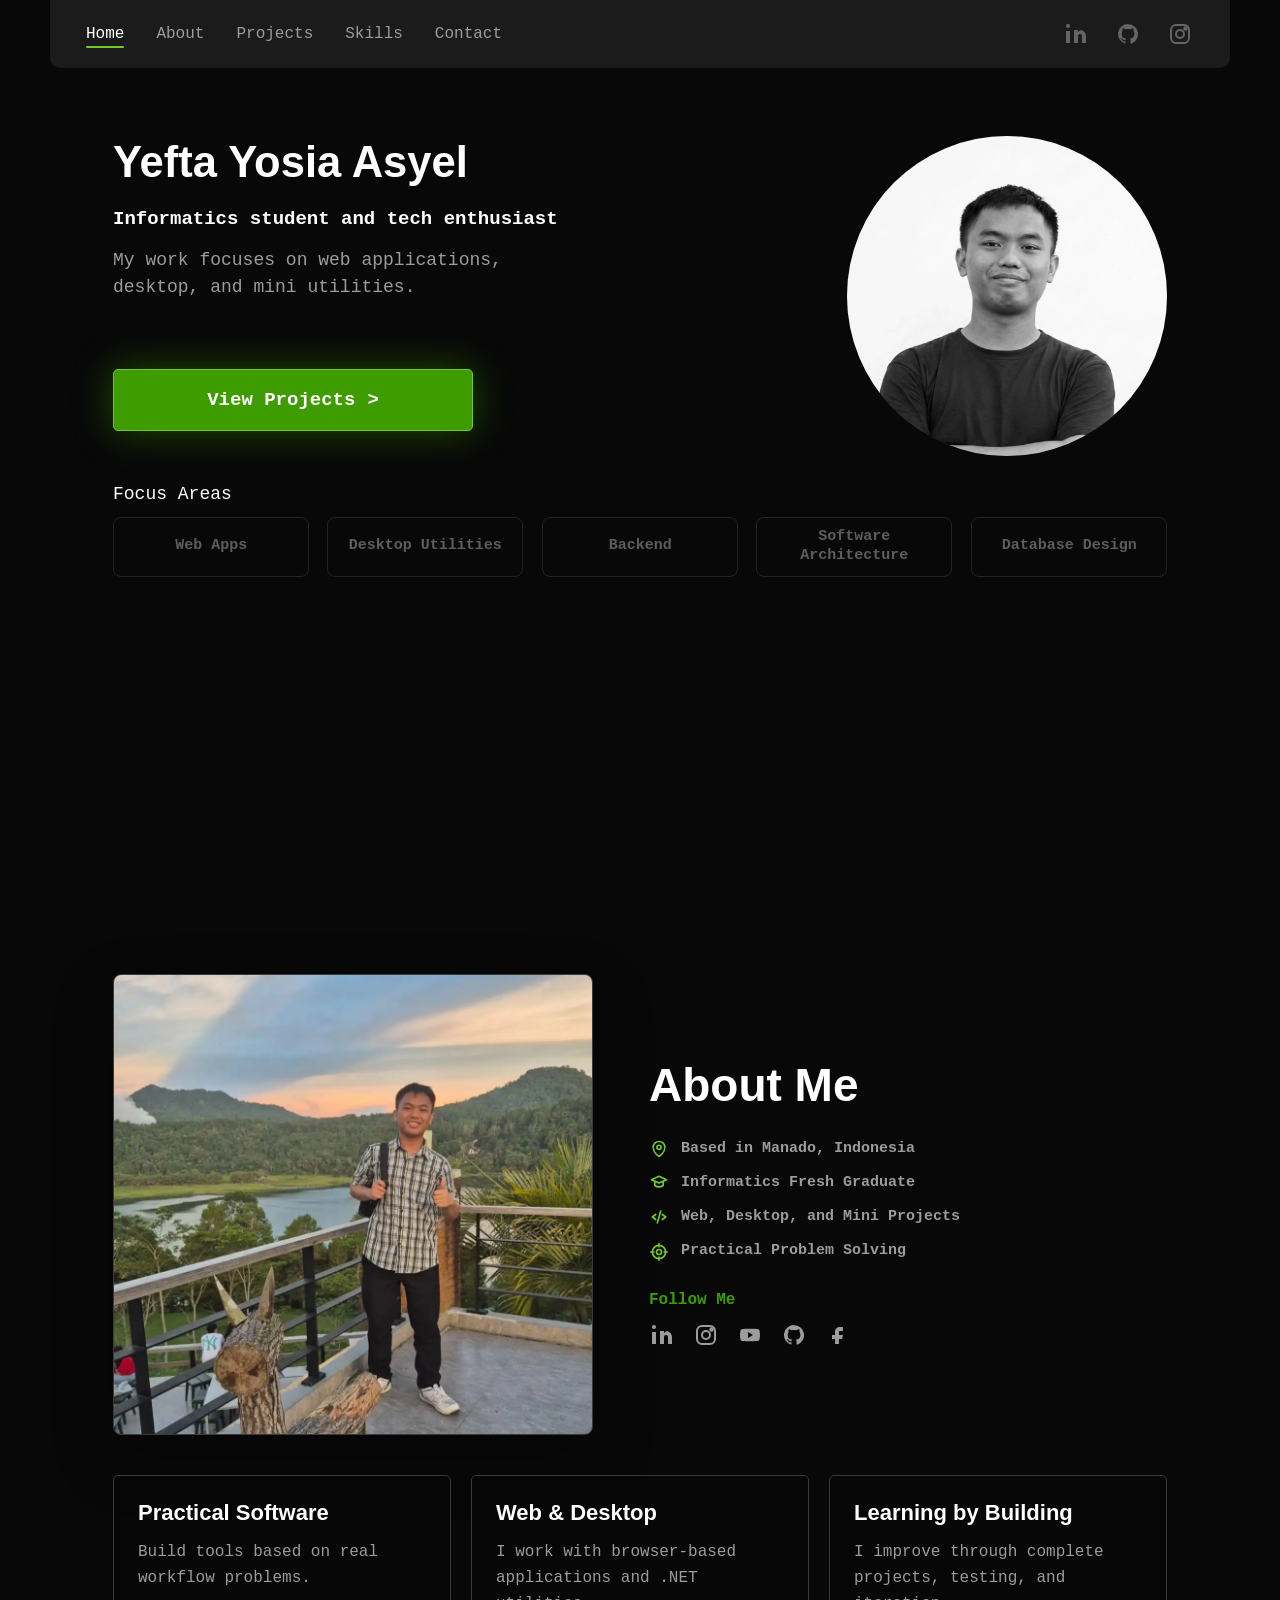
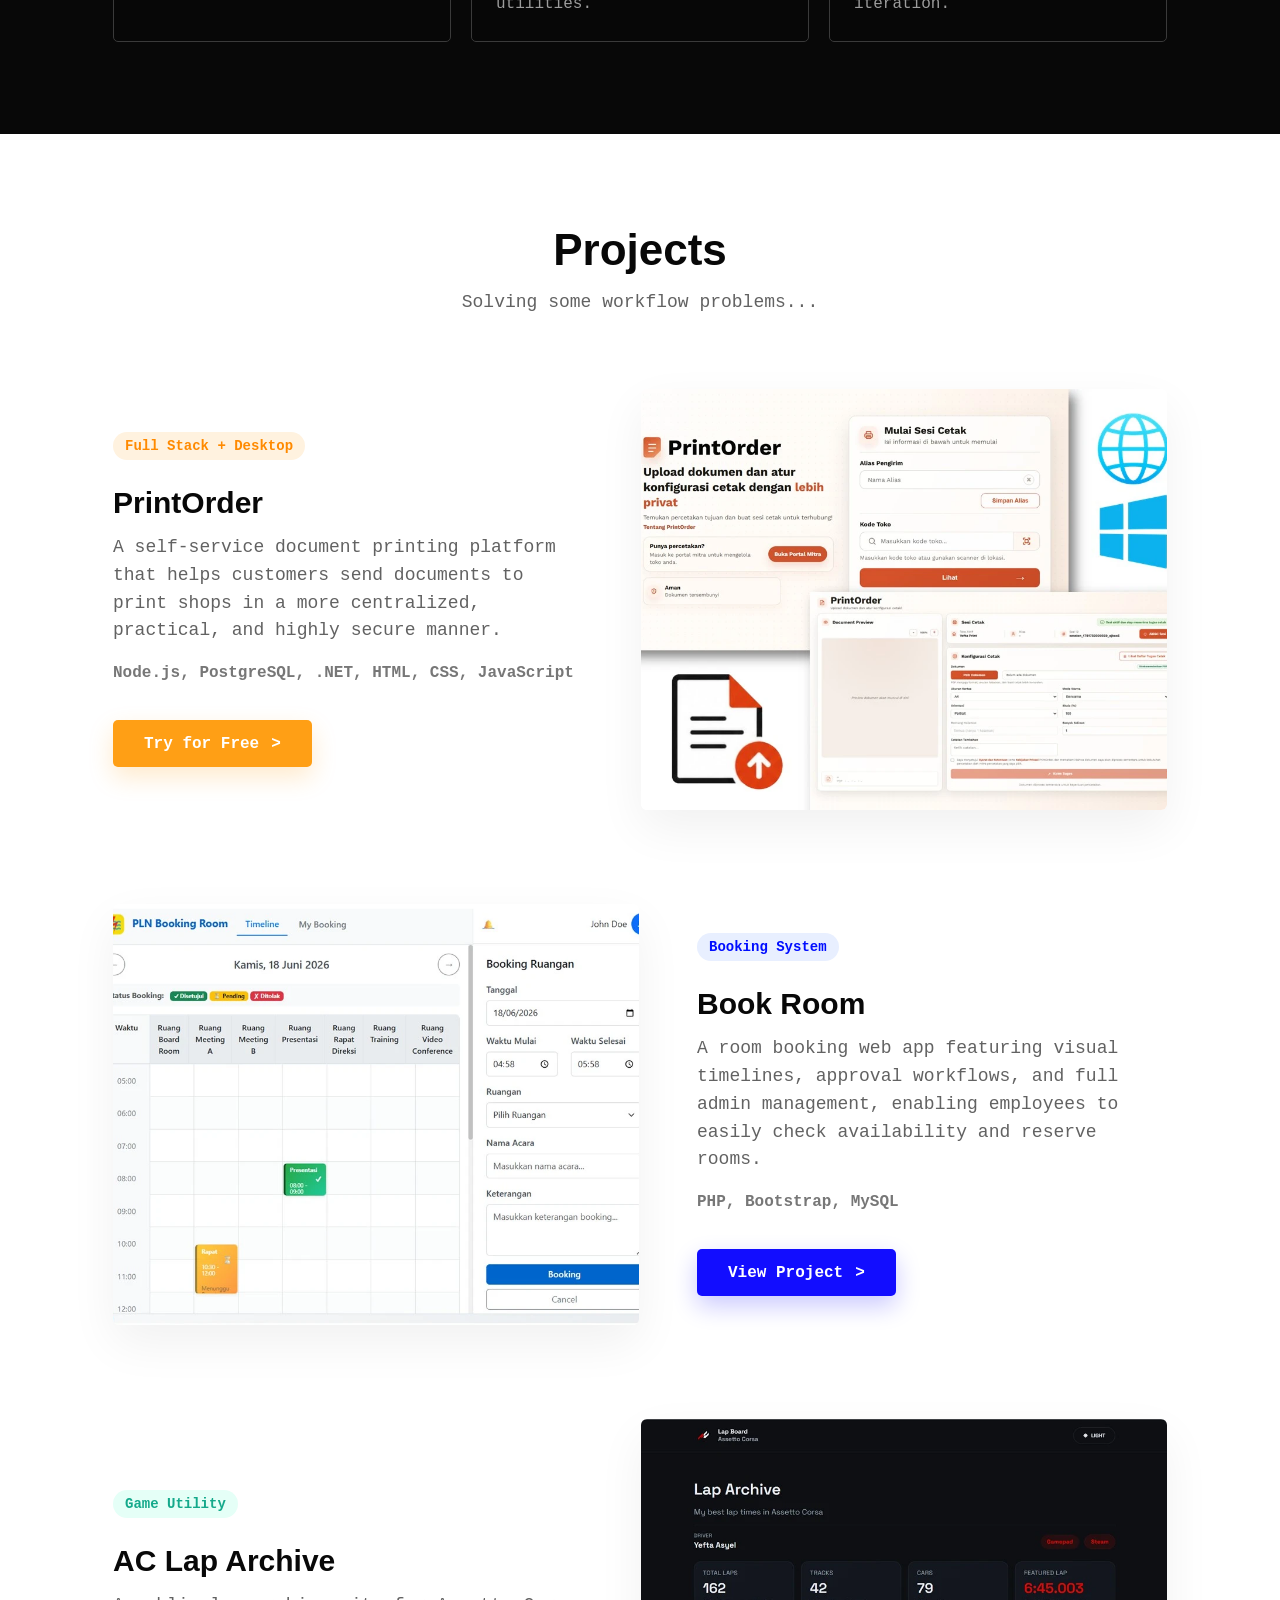
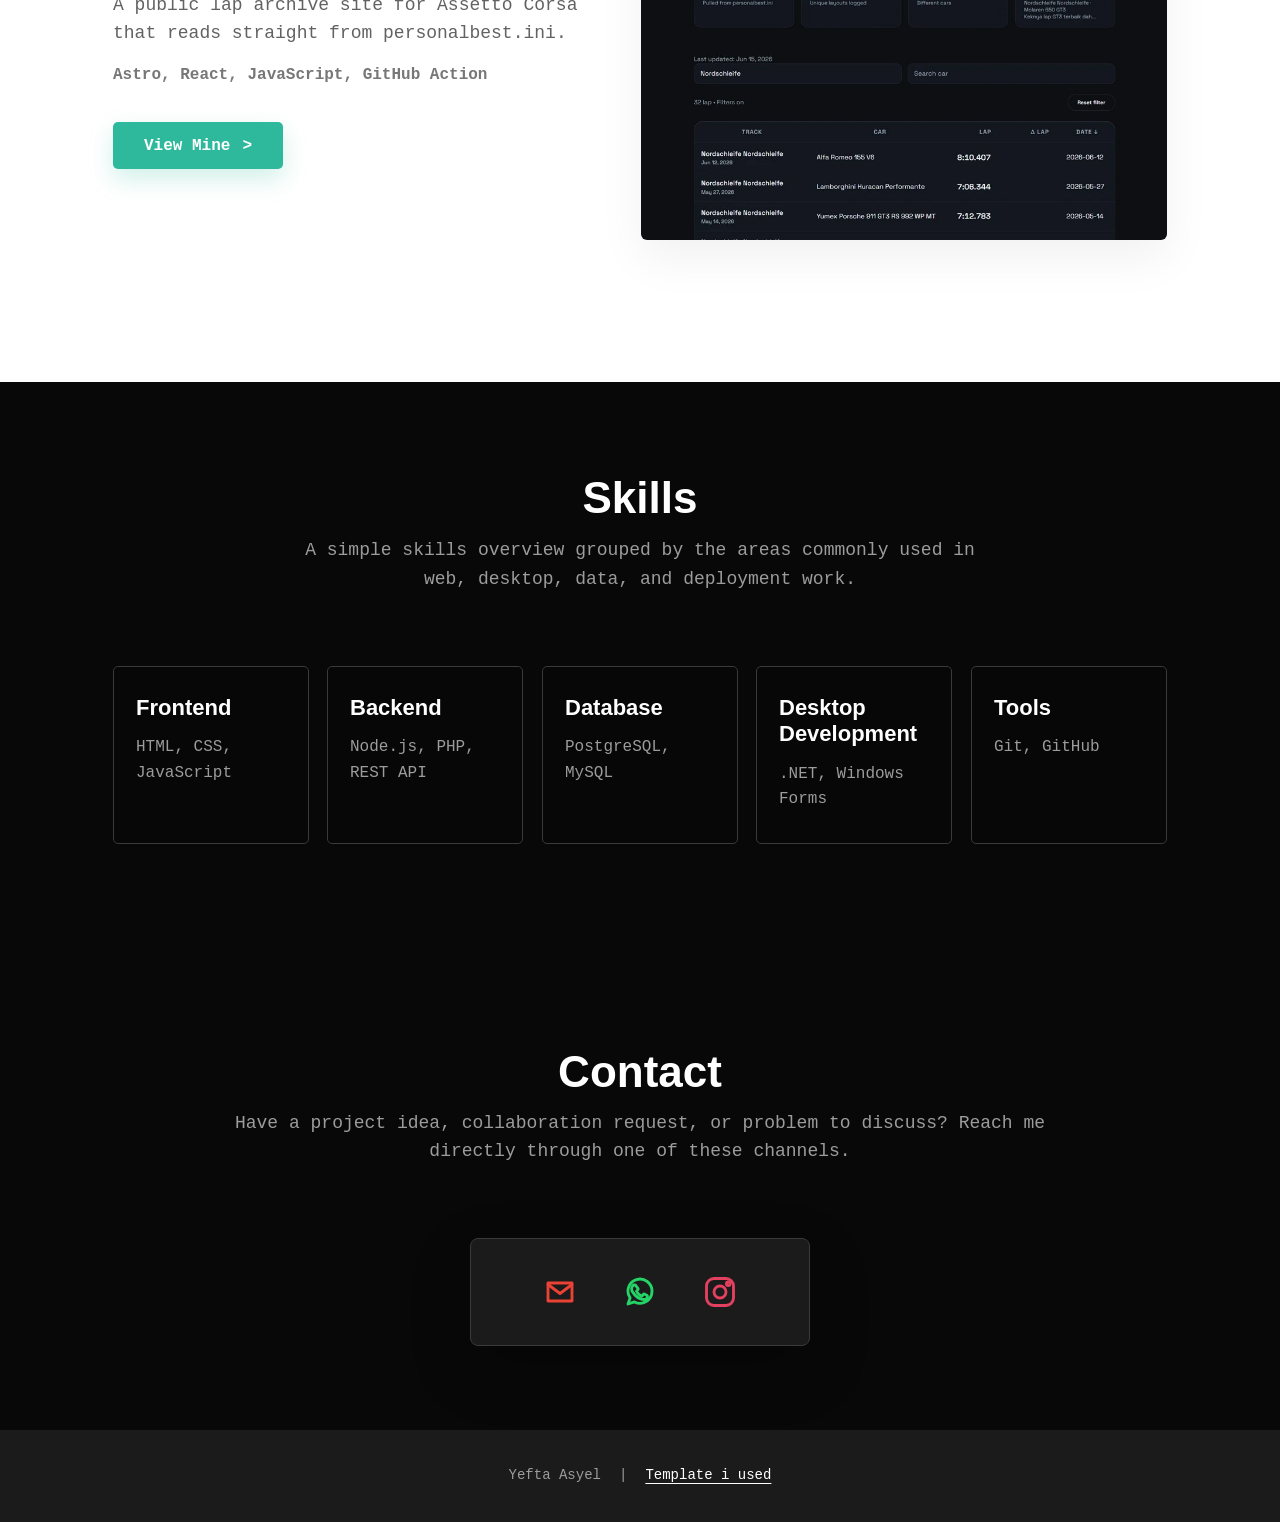
<file: index.html>
<!doctype html>
<html lang="en">
  <head>
    <meta charset="UTF-8" />
    <meta name="viewport" content="width=device-width, initial-scale=1.0" />
    <!-- Primary Meta Tags -->
    <title>Yefta Asyel</title>
    <meta name="title" content="Yefta Asyel" />
    <meta
      name="description"
      content="An Informatics fresh graduate based in Manado, Indonesia, focused on web applications, desktop utilities, backend systems, and mini projects."
    />
    <meta name="author" content="Yefta Yosia Asyel" />
    <meta name="robots" content="index, follow" />
    <link rel="canonical" href="https://yeftakun.github.io/porto-yefta/" />

    <!-- Open Graph / Facebook / LinkedIn / WhatsApp -->
    <meta property="og:type" content="website" />
    <meta property="og:url" content="https://yeftakun.github.io/porto-yefta/" />
    <meta property="og:title" content="Yefta Asyel" />
    <meta
      property="og:description"
      content="Informatics fresh graduate focused on practical web applications, desktop utilities, backend systems, and mini projects."
    />
    <meta
      property="og:image"
      content="https://yeftakun.github.io/porto-yefta/assets/preview.png"
    />
    <meta property="og:image:alt" content="Yefta Yosia Asyel portfolio preview" />
    <meta property="og:site_name" content="Yefta Yosia Asyel Portfolio" />
    <meta property="og:locale" content="en_US" />

    <!-- Twitter / X -->
    <meta name="twitter:card" content="summary_large_image" />
    <meta name="twitter:url" content="https://yeftakun.github.io/porto-yefta/" />
    <meta name="twitter:title" content="Yefta Asyel" />
    <meta
      name="twitter:description"
      content="Informatics fresh graduate focused on practical web applications, desktop utilities, backend systems, and mini projects."
    />
    <meta
      name="twitter:image"
      content="https://yeftakun.github.io/porto-yefta/assets/preview.png"
    />
    <meta name="twitter:image:alt" content="Yefta Yosia Asyel portfolio preview" />

    <!-- Favicon -->
    <link rel="icon" href="assets/favicon.ico" />
    <link rel="stylesheet" href="styles.css" />
  </head>
  <body>
    <header class="site-header" aria-label="Primary navigation">
      <button
        class="nav-toggle"
        type="button"
        aria-label="Open navigation"
        aria-controls="primary-navigation"
        aria-expanded="false"
      >
        <span aria-hidden="true"></span>
        <span aria-hidden="true"></span>
        <span aria-hidden="true"></span>
      </button>

      <div class="nav-overlay" hidden></div>

      <div class="nav-shell" id="primary-navigation">
        <button class="nav-close" type="button" aria-label="Close navigation">
          <span aria-hidden="true">x</span>
        </button>

        <a class="nav-link" href="#home">Home</a>
        <a class="nav-link" href="#about">About</a>
        <a class="nav-link" href="#projects">Projects</a>
        <a class="nav-link" href="#skills">Skills</a>
        <a class="nav-link" href="#contact">Contact</a>

        <div class="social-links" aria-label="Social links">
          <a
            href="https://www.linkedin.com/in/yefta-yosia-asyel/"
            aria-label="LinkedIn"
            target="_blank"
            rel="noopener noreferrer"
          >
            <svg aria-hidden="true" viewBox="0 0 24 24">
              <path d="M16 8a6 6 0 0 1 6 6v7h-4v-7a2 2 0 0 0-4 0v7h-4v-13h4v2a5 5 0 0 1 4-2z" />
              <path d="M2 9h4v12h-4z" />
              <circle cx="4" cy="4" r="2" />
            </svg>
          </a>
          <a
            href="https://github.com/yeftakun"
            aria-label="GitHub"
            target="_blank"
            rel="noopener noreferrer"
          >
            <svg aria-hidden="true" viewBox="0 0 24 24">
              <path d="M12 2a10 10 0 0 0-3.16 19.49c.5.09.68-.22.68-.48v-1.7c-2.78.61-3.37-1.18-3.37-1.18-.45-1.16-1.11-1.47-1.11-1.47-.91-.62.07-.61.07-.61 1 .07 1.53 1.03 1.53 1.03.9 1.52 2.35 1.08 2.92.83.09-.65.35-1.08.64-1.33-2.22-.25-4.55-1.11-4.55-4.94 0-1.09.39-1.98 1.03-2.68-.1-.25-.45-1.27.1-2.65 0 0 .84-.27 2.75 1.02a9.54 9.54 0 0 1 5 0c1.91-1.29 2.75-1.02 2.75-1.02.55 1.38.2 2.4.1 2.65.64.7 1.03 1.59 1.03 2.68 0 3.84-2.34 4.69-4.57 4.94.36.31.68.92.68 1.86v2.76c0 .27.18.58.69.48a10 10 0 0 0-3.17-19.49z" />
            </svg>
          </a>
          <a
            href="https://www.instagram.com/yeftaasyel_/"
            aria-label="Instagram"
            target="_blank"
            rel="noopener noreferrer"
          >
            <svg aria-hidden="true" viewBox="0 0 24 24">
              <rect x="3" y="3" width="18" height="18" rx="5" />
              <circle cx="12" cy="12" r="4" />
              <circle cx="17.5" cy="6.5" r="1.2" />
            </svg>
          </a>
        </div>
      </div>
    </header>

    <main>
      <section class="hero-section" id="home">
        <div class="section-container hero-grid">
          <div class="hero-copy">
            <h1>Yefta Yosia Asyel</h1>
            <p class="hero-subheading">
              Informatics student and tech enthusiast
            </p>
            <p class="hero-description">
              My work focuses on web applications, desktop, and mini utilities.
            </p>
            <a class="cta-button cta-green" href="#projects">
              View Projects <span aria-hidden="true">></span>
            </a>
          </div>

          <div class="portrait-wrap">
            <img
              src="assets/p.webp"
              alt="Smiling portfolio owner portrait"
            />
          </div>
        </div>
        <div class="section-container focus-areas">
          <p>Focus Areas</p>
          <div class="focus-grid" aria-label="Current focus areas">
            <div class="focus-card reveal" style="--reveal-delay: 0ms">
              Web Apps
            </div>
            <div class="focus-card reveal" style="--reveal-delay: 80ms">
              Desktop Utilities
            </div>
            <div class="focus-card reveal" style="--reveal-delay: 160ms">
              Backend
            </div>
            <div class="focus-card reveal" style="--reveal-delay: 240ms">
              Software Architecture
            </div>
            <div class="focus-card reveal" style="--reveal-delay: 320ms">
              Database Design
            </div>
          </div>
        </div>
      </section>

      <section class="about-section" id="about">
        <div class="section-container">
          <div class="about-layout reveal">
            <div class="about-profile">
              <div class="about-image-wrap">
                <img
                  class="about-image"
                  src="assets/about-pic.webp"
                  alt="Yefta Yosia Asyel portrait"
                />
              </div>
            </div>

            <div class="about-info">
              <h2>About Me</h2>
              <div class="about-info-list" aria-label="Background">
                <div class="about-info-item">
                  <svg aria-hidden="true" viewBox="0 0 24 24">
                    <path d="M12 21s7-4.4 7-11a7 7 0 0 0-14 0c0 6.6 7 11 7 11z" />
                    <circle cx="12" cy="10" r="2.5" />
                  </svg>
                  <span>Based in Manado, Indonesia</span>
                </div>
                <div class="about-info-item">
                  <svg aria-hidden="true" viewBox="0 0 24 24">
                    <path d="M3 8l9-4 9 4-9 4-9-4z" />
                    <path d="M7 10v5c3 2 7 2 10 0v-5" />
                  </svg>
                  <span>Informatics Fresh Graduate</span>
                </div>
                <div class="about-info-item">
                  <svg aria-hidden="true" viewBox="0 0 24 24">
                    <path d="M8 9l-4 3 4 3" />
                    <path d="M16 9l4 3-4 3" />
                    <path d="M14 5l-4 14" />
                  </svg>
                  <span>Web, Desktop, and Mini Projects</span>
                </div>
                <div class="about-info-item">
                  <svg aria-hidden="true" viewBox="0 0 24 24">
                    <circle cx="12" cy="12" r="8" />
                    <circle cx="12" cy="12" r="3" />
                    <path d="M12 2v4" />
                    <path d="M12 18v4" />
                    <path d="M2 12h4" />
                    <path d="M18 12h4" />
                  </svg>
                  <span>Practical Problem Solving</span>
                </div>
              </div>

              <div class="about-social">
                <p class="about-social-title">Follow Me</p>
                <div class="about-social-links" aria-label="About social links">
                  <a class="about-social-link" href="https://www.linkedin.com/in/yefta-yosia-asyel" aria-label="LinkedIn">
                    <svg aria-hidden="true" viewBox="0 0 24 24">
                      <path d="M16 8a6 6 0 0 1 6 6v7h-4v-7a2 2 0 0 0-4 0v7h-4v-13h4v2a5 5 0 0 1 4-2z" />
                      <path d="M2 9h4v12h-4z" />
                      <circle cx="4" cy="4" r="2" />
                    </svg>
                  </a>
                  <a class="about-social-link" href="https://www.instagram.com/yeftaasyel_/" aria-label="Instagram">
                    <svg aria-hidden="true" viewBox="0 0 24 24">
                      <rect x="3" y="3" width="18" height="18" rx="5" />
                      <circle cx="12" cy="12" r="4" />
                      <circle cx="17.5" cy="6.5" r="1.2" />
                    </svg>
                  </a>
                  <a class="about-social-link" href="https://www.youtube.com/@yeftakun" aria-label="YouTube">
                    <svg aria-hidden="true" viewBox="0 0 24 24">
                      <path d="M22 12s0-4-1-5.2c-.5-.7-1-.8-1.7-.9-2.5-.2-7.3-.2-7.3-.2s-4.8 0-7.3.2c-.7.1-1.2.2-1.7.9-1 1.2-1 5.2-1 5.2s0 4 1 5.2c.5.7 1 .8 1.7.9 2.5.2 7.3.2 7.3.2s4.8 0 7.3-.2c.7-.1 1.2-.2 1.7-.9 1-1.2 1-5.2 1-5.2z" />
                      <path d="M10 9l5 3-5 3z" fill="#080808" />
                    </svg>
                  </a>
                  <a class="about-social-link" href="https://github.com/yeftakun" aria-label="GitHub">
                    <svg aria-hidden="true" viewBox="0 0 24 24">
                      <path d="M12 2a10 10 0 0 0-3.16 19.49c.5.09.68-.22.68-.48v-1.7c-2.78.61-3.37-1.18-3.37-1.18-.45-1.16-1.11-1.47-1.11-1.47-.91-.62.07-.61.07-.61 1 .07 1.53 1.03 1.53 1.03.9 1.52 2.35 1.08 2.92.83.09-.65.35-1.08.64-1.33-2.22-.25-4.55-1.11-4.55-4.94 0-1.09.39-1.98 1.03-2.68-.1-.25-.45-1.27.1-2.65 0 0 .84-.27 2.75 1.02a9.54 9.54 0 0 1 5 0c1.91-1.29 2.75-1.02 2.75-1.02.55 1.38.2 2.4.1 2.65.64.7 1.03 1.59 1.03 2.68 0 3.84-2.34 4.69-4.57 4.94.36.31.68.92.68 1.86v2.76c0 .27.18.58.69.48a10 10 0 0 0-3.17-19.49z" />
                    </svg>
                  </a>
                  <a class="about-social-link" href="https://www.facebook.com/yeftaasyel.34" aria-label="Facebook">
                    <svg aria-hidden="true" viewBox="0 0 24 24">
                      <path d="M14 8h3v-4h-3c-3 0-5 2-5 5v3h-3v4h3v5h4v-5h3l1-4h-4v-3c0-.6.4-1 1-1z" />
                    </svg>
                  </a>
                </div>
              </div>
            </div>
          </div>

          <div class="about-highlight-grid">
            <article class="about-card reveal" style="--reveal-delay: 0ms">
              <h3>Practical Software</h3>
              <p>
                Build tools based on real workflow problems.
              </p>
            </article>
            <article class="about-card reveal" style="--reveal-delay: 100ms">
              <h3>Web &amp; Desktop</h3>
              <p>
                I work with browser-based applications and .NET
                utilities.
              </p>
            </article>
            <article class="about-card reveal" style="--reveal-delay: 200ms">
              <h3>Learning by Building</h3>
              <p>
                I improve through complete projects, testing, and iteration.
              </p>
            </article>
          </div>
        </div>
      </section>

      <section class="project-section" id="projects">
        <div class="section-container">
          <div class="section-heading">
            <h2>Projects</h2>
            <p>
              Solving some workflow problems...
            </p>
          </div>

          <article class="project-row reveal">
            <div class="project-copy">
              <span class="project-tag tag-orange">Full Stack + Desktop</span>
              <h3>PrintOrder</h3>
              <p>
                A self-service document printing platform that helps customers send documents to print shops in a more centralized, practical, and highly secure manner.
              </p>
              <p class="project-stack">Node.js, PostgreSQL, .NET, HTML, CSS, JavaScript</p>
              <a class="cta-button cta-orange" href="https://printorder.web.id">
                Try for Free <span aria-hidden="true">></span>
              </a>
            </div>
            <img
              class="project-image"
              src="assets/proj-printorder.webp"
              alt="UX wireframe workspace"
            />
          </article>

          <article class="project-row project-row-reverse reveal">
            <div class="project-copy">
              <span class="project-tag tag-blue">Booking System</span>
              <h3>Book Room</h3>
              <p>
                A room booking web app featuring visual timelines, approval workflows, and full admin management, enabling employees to easily check availability and reserve rooms.
              </p>
              <p class="project-stack">PHP, Bootstrap, MySQL</p>
              <a class="cta-button cta-blue" href="project-book-room.html">
                View Project <span aria-hidden="true">></span>
              </a>
            </div>
            <img
              class="project-image"
              src="assets/proj-book.webp"
              alt="Tablet with visual design sketches"
            />
          </article>

          <article class="project-row reveal">
            <div class="project-copy">
              <span class="project-tag tag-teal">Game Utility</span>
              <h3>AC Lap Archive</h3>
              <p>
                A public lap archive site for Assetto Corsa that reads straight from <code>personalbest.ini</code>.
              </p>
              <p class="project-stack">Astro, React, JavaScript, GitHub Action</p>
              <a class="cta-button cta-teal" href="https://aclap.yeftaasyel.my.id">
                View Mine <span aria-hidden="true">></span>
              </a>
            </div>
            <img
              class="project-image"
              src="assets/proj-laparchive.webp"
              alt="Design system and analytics screen"
            />
          </article>
        </div>
      </section>

      <section class="skills-section" id="skills">
        <div class="section-container">
          <div class="section-heading">
            <h2>Skills</h2>
            <p>
              A simple skills overview grouped by the areas commonly used in
              web, desktop, data, and deployment work.
            </p>
          </div>

          <div class="skills-grid">
            <article class="skill-card reveal" style="--reveal-delay: 0ms">
              <h3>Frontend</h3>
              <p>HTML, CSS, JavaScript</p>
            </article>
            <article class="skill-card reveal" style="--reveal-delay: 80ms">
              <h3>Backend</h3>
              <p>Node.js, PHP, REST API</p>
            </article>
            <article class="skill-card reveal" style="--reveal-delay: 160ms">
              <h3>Database</h3>
              <p>PostgreSQL, MySQL</p>
            </article>
            <article class="skill-card reveal" style="--reveal-delay: 240ms">
              <h3>Desktop Development</h3>
              <p>.NET, Windows Forms</p>
            </article>
            <article class="skill-card reveal" style="--reveal-delay: 320ms">
              <h3>Tools</h3>
              <p>Git, GitHub</p>
            </article>
          </div>
        </div>
      </section>

      <section class="contact-section" id="contact">
        <div class="section-container">
          <div class="section-heading reveal">
            <h2>Contact</h2>
            <p>
              Have a project idea, collaboration request, or problem to discuss?
              Reach me directly through one of these channels.
            </p>
          </div>

          <div class="contact-card reveal" style="--reveal-delay: 100ms">
            <div class="contact-cta-list" aria-label="Contact options">
              <button
                class="contact-cta contact-cta-email"
                type="button"
                data-contact-target="email"
                aria-label="Email"
              >
                <svg aria-hidden="true" viewBox="0 0 24 24">
                  <path d="M4 6h16v12H4z" />
                  <path d="m4 7 8 6 8-6" />
                </svg>
              </button>
              <button
                class="contact-cta contact-cta-whatsapp"
                type="button"
                data-contact-target="whatsapp"
                aria-label="WhatsApp"
              >
                <svg aria-hidden="true" viewBox="0 0 24 24">
                  <path d="M20 11.5a8 8 0 0 1-11.7 7.1L4 20l1.4-4.1A8 8 0 1 1 20 11.5z" />
                  <path d="M9.2 7.7c-.2-.4-.4-.4-.7-.4H8c-.2 0-.5.1-.7.4-.3.3-.9.9-.9 2.1 0 1.3.9 2.5 1.1 2.7.1.2 1.8 2.9 4.5 3.9 2.2.8 2.7.6 3.1.6.5 0 1.5-.6 1.7-1.2.2-.6.2-1.1.1-1.2 0-.1-.2-.2-.4-.4l-1.6-.8c-.3-.1-.5-.1-.7.2l-.7.9c-.1.2-.3.2-.5.1-.3-.1-1-.4-1.9-1.2-.7-.7-1.2-1.5-1.3-1.7-.1-.2 0-.4.1-.5l.5-.5c.1-.1.2-.3.3-.4.1-.2.1-.3 0-.5z" />
                </svg>
              </button>
              <button
                class="contact-cta contact-cta-instagram"
                type="button"
                data-contact-target="instagram"
                aria-label="Instagram"
              >
                <svg aria-hidden="true" viewBox="0 0 24 24">
                  <rect x="3" y="3" width="18" height="18" rx="5" />
                  <circle cx="12" cy="12" r="4" />
                  <circle cx="17.5" cy="6.5" r="1.2" />
                </svg>
              </button>
            </div>
          </div>
        </div>

        <footer class="contact-footer">
          <p>Yefta Asyel</p>
          <p> | </p>
          <p>
            <a
              href="https://www.figma.com/community/file/1116316830579955404/personal-portfolio-template?q_id=418c8152-67c7-4129-b6ad-55c107531da0"
              target="_blank"
              rel="noopener noreferrer"
            >
              Template i used
            </a>
          </p>
        </footer>
      </section>
    </main>

    <script>
      const body = document.body;
      const nav = document.querySelector("#primary-navigation");
      const openButton = document.querySelector(".nav-toggle");
      const closeButton = document.querySelector(".nav-close");
      const overlay = document.querySelector(".nav-overlay");
      const navLinks = nav.querySelectorAll("a");
      const mobileNavigation = window.matchMedia("(max-width: 640px)");

      function syncNavigationAccessibility() {
        const isOpen = body.classList.contains("nav-open");

        if (!mobileNavigation.matches) {
          body.classList.remove("nav-open");
          nav.removeAttribute("inert");
          nav.removeAttribute("aria-hidden");
          overlay.hidden = true;
          openButton.setAttribute("aria-expanded", "false");
          return;
        }

        if (isOpen) {
          nav.removeAttribute("inert");
          nav.removeAttribute("aria-hidden");
        } else {
          nav.setAttribute("inert", "");
          nav.setAttribute("aria-hidden", "true");
        }
      }

      function openNavigation() {
        body.classList.add("nav-open");
        openButton.setAttribute("aria-expanded", "true");
        overlay.hidden = false;
        syncNavigationAccessibility();
        closeButton.focus();
      }

      function closeNavigation(restoreFocus = false) {
        body.classList.remove("nav-open");
        openButton.setAttribute("aria-expanded", "false");
        overlay.hidden = true;
        syncNavigationAccessibility();

        if (restoreFocus) {
          openButton.focus();
        }
      }

      openButton.addEventListener("click", openNavigation);
      closeButton.addEventListener("click", () => closeNavigation(true));
      overlay.addEventListener("click", () => closeNavigation(true));
      navLinks.forEach((link) =>
        link.addEventListener("click", () => closeNavigation()),
      );

      document.addEventListener("keydown", (event) => {
        if (event.key === "Escape" && body.classList.contains("nav-open")) {
          closeNavigation(true);
        }
      });

      if (mobileNavigation.addEventListener) {
        mobileNavigation.addEventListener("change", syncNavigationAccessibility);
      } else {
        mobileNavigation.addListener(syncNavigationAccessibility);
      }

      syncNavigationAccessibility();
    </script>
    <script>
      const contactTargets = {
        email: [
          109, 97, 105, 108, 116, 111, 58, 121, 101, 102, 116, 97, 107, 117,
          110, 51, 52, 64, 103, 109, 97, 105, 108, 46, 99, 111, 109,
        ],
        whatsapp: [
          104, 116, 116, 112, 115, 58, 47, 47, 119, 97, 46, 109, 101, 47, 54,
          50, 56, 53, 55, 55, 53, 52, 55, 49, 51, 48, 56,
        ],
        instagram: [
          104, 116, 116, 112, 115, 58, 47, 47, 119, 119, 119, 46, 105, 110,
          115, 116, 97, 103, 114, 97, 109, 46, 99, 111, 109, 47, 121, 101,
          102, 116, 97, 97, 115, 121, 101, 108, 95, 47,
        ],
      };

      document
        .querySelectorAll("[data-contact-target]")
        .forEach((button) => {
          button.addEventListener("click", () => {
            const target = contactTargets[button.dataset.contactTarget];

            if (!target) {
              return;
            }

            const url = String.fromCharCode(...target);

            if (button.dataset.contactTarget === "email") {
              window.location.href = url;
              return;
            }

            window.open(url, "_blank", "noopener,noreferrer");
          });
        });
    </script>
    <script src="animations.js"></script>
  </body>
</html>
</file>
<file: styles.css>
:root {
  --black: #080808;
  --panel: #1b1b1b;
  --white: #ffffff;
  --ink: #080808;
  --muted: #9c9c9c;
  --muted-on-light: #626262;
  --dark-muted: #777777;
  --line: #242424;
  --green: #3f9c00;
  --orange: #ff9f15;
  --blue: #120dff;
  --teal: #2eb99c;
  --container: 1472px;
  --content-container: 1054px;
}

* {
  box-sizing: border-box;
}

html {
  scroll-behavior: smooth;
}

body {
  margin: 0;
  background: var(--black);
  color: var(--white);
  font-family: Inter, Arial, Helvetica, sans-serif;
}

a {
  color: inherit;
  text-decoration: none;
}

a:focus-visible,
button:focus-visible {
  outline: 3px solid #72c72b;
  outline-offset: 4px;
}

@keyframes fadeUp {
  from {
    opacity: 0;
    transform: translateY(16px);
  }

  to {
    opacity: 1;
    transform: translateY(0);
  }
}

@keyframes fadeIn {
  from {
    opacity: 0;
  }

  to {
    opacity: 1;
  }
}

.reveal {
  transition:
    opacity 620ms ease,
    transform 620ms ease;
  transition-delay: var(--reveal-delay, 0ms);
  will-change: opacity, transform;
}

.animations-ready .reveal {
  opacity: 0;
  transform: translateY(24px);
}

.animations-ready .reveal-visible {
  opacity: 1;
  transform: translateY(0);
}

img {
  display: block;
  max-width: 100%;
}

.section-container {
  width: min(var(--container), calc(100% - 48px));
  margin: 0 auto;
}

.site-header {
  position: sticky;
  top: 0;
  z-index: 10;
  background: var(--black);
}

.nav-toggle,
.nav-close {
  display: none;
}

.nav-overlay {
  position: fixed;
  inset: 0;
  z-index: 45;
  background: rgba(0, 0, 0, 0.62);
}

.nav-overlay[hidden] {
  display: none;
}

.nav-shell {
  width: min(1776px, calc(100% - 48px));
  min-height: 80px;
  margin: 0 auto;
  padding: 0 112px;
  background: var(--panel);
  border-radius: 0 0 10px 10px;
  display: flex;
  align-items: center;
  gap: 58px;
  color: var(--muted);
  font-family: "Courier New", Courier, monospace;
  font-size: 18px;
  line-height: 1;
}

.nav-link {
  position: relative;
  white-space: nowrap;
  transition: color 160ms ease;
}

.nav-link::after {
  content: "";
  position: absolute;
  right: 0;
  bottom: -6px;
  left: 0;
  height: 2px;
  border-radius: 999px;
  background: #72c72b;
  transform: scaleX(0);
  transform-origin: left;
  transition: transform 180ms ease;
}

.nav-link:hover,
.nav-link:focus-visible,
.nav-link-active {
  color: var(--white);
}

.nav-link-active::after {
  transform: scaleX(1);
}

.social-links {
  margin-left: auto;
  display: flex;
  align-items: center;
  gap: 24px;
  color: #656565;
}

.social-links a {
  width: 28px;
  height: 28px;
  display: inline-flex;
  align-items: center;
  justify-content: center;
  transition:
    color 160ms ease,
    transform 160ms ease;
}

.social-links svg {
  width: 24px;
  height: 24px;
  display: block;
  fill: currentColor;
}

.social-links a[aria-label="Instagram"] svg {
  fill: none;
  stroke: currentColor;
  stroke-width: 2;
}

.social-links a:hover,
.social-links a:focus-visible {
  color: var(--white);
  transform: translateY(-2px);
}

.hero-section {
  min-height: calc(100vh - 80px);
  padding-bottom: 28px;
  background: var(--black);
}

.hero-section .section-container {
  width: min(var(--content-container), calc(100% - 48px));
}

.hero-grid {
  min-height: 390px;
  padding-top: 42px;
  display: grid;
  grid-template-columns: minmax(0, 460px) minmax(300px, 360px);
  align-items: center;
  justify-content: space-between;
  gap: 64px;
}

.hero-copy {
  max-width: 460px;
}

.hero-copy h1 {
  margin: 0 0 20px;
  margin-top: 30px;
  color: var(--white);
  font-size: clamp(40px, 3.4vw, 50px);
  line-height: 1.05;
  font-weight: 800;
  opacity: 0;
  animation: fadeUp 640ms ease forwards;
  animation-delay: 80ms;
}

.hero-copy p {
  max-width: 460px;
  margin: 0;
  color: var(--muted);
  font-family: "Courier New", Courier, monospace;
  font-size: 18px;
  line-height: 1.5;
}

.hero-copy .hero-subheading {
  margin-bottom: 14px;
  color: var(--white);
  font-size: 19px;
  font-weight: 700;
  line-height: 1.45;
  opacity: 0;
  animation: fadeUp 640ms ease forwards;
  animation-delay: 220ms;
}

.hero-copy .hero-description {
  margin-bottom: 40px;
  opacity: 0;
  animation: fadeUp 640ms ease forwards;
  animation-delay: 340ms;
}

.cta-button {
  width: fit-content;
  min-height: 47px;
  margin-top: 52px;
  padding: 0 30px;
  border-radius: 5px;
  display: inline-flex;
  align-items: center;
  justify-content: center;
  gap: 12px;
  color: var(--white);
  font-family: "Courier New", Courier, monospace;
  font-size: 16px;
  font-weight: 700;
  line-height: 1;
  border: 1px solid transparent;
  transition:
    transform 160ms ease,
    box-shadow 160ms ease,
    filter 160ms ease;
}

.hero-copy .cta-button {
  width: min(360px, 100%);
  min-width: 0;
  min-height: 62px;
  margin-top: 28px;
  padding: 0 32px;
  font-size: 19px;
  margin-bottom: 50px;
  opacity: 0;
  animation: fadeUp 640ms ease forwards;
  animation-delay: 460ms;
}

.cta-button span[aria-hidden="true"] {
  display: inline-block;
  transition: transform 180ms ease;
}

.cta-button:hover,
.cta-button:focus-visible {
  transform: translateY(-2px);
  filter: brightness(1.04);
}

.cta-button:hover span[aria-hidden="true"],
.cta-button:focus-visible span[aria-hidden="true"] {
  transform: translateX(4px);
}

.cta-green {
  background: var(--green);
  border-color: #72c72b;
  box-shadow: 0 0 38px rgba(63, 156, 0, 0.46);
}

.cta-orange {
  background: var(--orange);
  box-shadow: 0 10px 24px rgba(255, 159, 21, 0.22);
}

.cta-blue {
  background: var(--blue);
  box-shadow: 0 10px 24px rgba(18, 13, 255, 0.22);
}

.cta-teal {
  background: var(--teal);
  box-shadow: 0 10px 24px rgba(46, 185, 156, 0.22);
}

.portrait-wrap {
  width: min(320px, 100%);
  aspect-ratio: 1;
  justify-self: end;
  border-radius: 50%;
  overflow: hidden;
  background: #27342e;
  opacity: 0;
  animation:
    fadeIn 520ms ease forwards,
    fadeUp 680ms ease forwards;
  animation-delay: 560ms;
}

.portrait-wrap img {
  width: 100%;
  height: 100%;
  object-fit: cover;
  object-position: center top;
  transition: transform 220ms ease;
}

.portrait-wrap:hover img,
.portrait-wrap:focus-within img {
  transform: scale(1.03);
}

.focus-areas {
  margin-top: 4px;
}

.focus-areas > p {
  margin: 0 0 14px;
  color: var(--white);
  font-family: "Courier New", Courier, monospace;
  font-size: 18px;
  line-height: 1;
}

.focus-grid {
  display: grid;
  grid-template-columns: repeat(5, minmax(0, 1fr));
  gap: 18px;
}

.focus-card {
  min-height: 56px;
  padding: 10px 14px;
  border: 1px solid var(--line);
  border-radius: 8px;
  display: flex;
  align-items: center;
  justify-content: center;
  color: #5d5d5d;
  font-family: "Courier New", Courier, monospace;
  font-size: 17px;
  font-weight: 800;
  line-height: 1.25;
  text-align: center;
  transition:
    opacity 620ms ease,
    transform 180ms ease,
    border-color 180ms ease,
    box-shadow 180ms ease,
    color 180ms ease,
    background 180ms ease;
  transition-delay: var(--reveal-delay, 0ms);
}

.focus-card:hover,
.focus-card:focus-visible {
  border-color: #4a4a4a;
  color: #f1f1f1;
  box-shadow: 0 14px 32px rgba(0, 0, 0, 0.18);
  transform: translateY(-4px);
}

.about-section {
  background: var(--black);
  color: var(--white);
  padding: 86px 0 92px;
}

.about-section .section-container,
.project-section .section-container,
.skills-section .section-container {
  width: min(var(--content-container), calc(100% - 48px));
}

.skills-section .section-heading h2 {
  color: var(--white);
}

.skills-section .section-heading p {
  color: var(--muted);
}

.about-layout {
  display: grid;
  grid-template-columns: minmax(320px, 480px) minmax(0, 1fr);
  gap: 56px;
  align-items: center;
  margin-bottom: 40px;
}

.about-profile {
  min-width: 0;
}

.about-image-wrap {
  width: 100%;
  aspect-ratio: 5 / 4.8;
  border: 1px solid #3a3a3a;
  border-radius: 8px;
  background: var(--panel);
  overflow: hidden;
  box-shadow: 0 22px 60px rgba(0, 0, 0, 0.28);
}

.about-image {
  width: 100%;
  height: 100%;
  object-fit: cover;
  object-position: center top;
  transition: transform 220ms ease;
}

.about-image-wrap:hover .about-image,
.about-image-wrap:focus-within .about-image {
  transform: scale(1.03);
}

.about-info {
  min-width: 0;
}

.about-social-title {
  margin: 0 0 14px;
  color: var(--green);
  font-family: "Courier New", Courier, monospace;
  font-size: 16px;
  font-weight: 700;
  line-height: 1;
}

.about-info h2 {
  max-width: 640px;
  margin: 0 0 20px;
  color: var(--white);
  font-size: clamp(34px, 4vw, 46px);
  line-height: 1.08;
  font-weight: 800;
}

.about-info > p {
  max-width: 680px;
  margin: 0;
  color: var(--muted);
  font-family: "Courier New", Courier, monospace;
  font-size: 18px;
  line-height: 1.6;
}

.about-info-list {
  margin-top: 28px;
  display: grid;
  grid-template-columns: 1fr;
  gap: 14px;
}

.about-info-item {
  display: flex;
  align-items: center;
  gap: 12px;
  color: var(--muted);
  font-family: "Courier New", Courier, monospace;
  font-size: 15px;
  font-weight: 700;
  line-height: 1.35;
}

.about-info-item svg {
  width: 20px;
  height: 20px;
  flex: 0 0 auto;
  fill: none;
  stroke: #72c72b;
  stroke-width: 2;
  stroke-linecap: round;
  stroke-linejoin: round;
}

.about-social {
  margin-top: 30px;
}

.about-social-links {
  display: flex;
  flex-wrap: wrap;
  gap: 18px;
}

.about-social-link {
  width: 26px;
  height: 26px;
  display: inline-flex;
  align-items: center;
  justify-content: center;
  color: var(--muted);
  transition:
    color 160ms ease,
    transform 160ms ease;
}

.about-social-link svg {
  width: 24px;
  height: 24px;
  display: block;
  fill: currentColor;
}

.about-social-link[aria-label="Instagram"] svg {
  fill: none;
  stroke: currentColor;
  stroke-width: 2;
}

.about-social-link:hover,
.about-social-link:focus-visible {
  color: var(--white);
  transform: translateY(-2px);
}

.about-highlight-grid {
  display: grid;
  grid-template-columns: repeat(3, minmax(0, 1fr));
  gap: 20px;
}

.about-card,
.skill-card {
  border: 1px solid #3a3a3a;
  border-radius: 5px;
  background: rgba(8, 8, 8, 0.24);
  transition:
    opacity 620ms ease,
    transform 180ms ease,
    border-color 180ms ease,
    box-shadow 180ms ease,
    background 180ms ease;
  transition-delay: var(--reveal-delay, 0ms);
}

.about-card {
  min-height: 138px;
  padding: 24px;
}

.about-card h3,
.skill-card h3 {
  margin: 0 0 14px;
  color: var(--white);
  font-size: 22px;
  line-height: 1.2;
  font-weight: 800;
}

.about-card p,
.skill-card p {
  margin: 0;
  color: var(--muted);
  font-family: "Courier New", Courier, monospace;
  font-size: 16px;
  line-height: 1.6;
}

.about-card:hover,
.skill-card:hover {
  border-color: #555555;
  background: rgba(17, 17, 17, 0.72);
  box-shadow: 0 16px 36px rgba(0, 0, 0, 0.2);
  transform: translateY(-4px);
}

.project-section {
  background: #ffffff;
  color: var(--ink);
  padding: 92px 0 142px;
}

.section-heading {
  max-width: 690px;
  margin: 0 auto 72px;
  text-align: center;
}

.section-heading h2 {
  margin: 0 0 14px;
  color: var(--ink);
  font-size: clamp(36px, 4vw, 44px);
  line-height: 1.1;
  font-weight: 800;
}

.section-heading p {
  margin: 0;
  color: var(--muted-on-light);
  font-family: "Courier New", Courier, monospace;
  font-size: 18px;
  line-height: 1.6;
}

.project-row {
  display: grid;
  grid-template-columns: minmax(0, 470px) minmax(0, 526px);
  align-items: center;
  justify-content: space-between;
  gap: 58px;
  margin-top: 94px;
  transition:
    opacity 620ms ease,
    transform 180ms ease;
  transition-delay: var(--reveal-delay, 0ms);
}

.section-heading + .project-row {
  margin-top: 0;
}

.project-row-reverse {
  grid-template-columns: minmax(0, 526px) minmax(0, 470px);
}

.project-row-reverse .project-copy {
  order: 2;
}

.project-row-reverse .project-image {
  order: 1;
}

.project-copy {
  max-width: 510px;
}

.project-tag {
  min-height: 28px;
  padding: 7px 12px;
  border-radius: 999px;
  display: inline-flex;
  align-items: center;
  font-family: "Courier New", Courier, monospace;
  font-size: 14px;
  font-weight: 700;
  line-height: 1;
}

.tag-orange {
  background: #fff2df;
  color: #ff8a00;
}

.tag-blue {
  background: #e8efff;
  color: #000dff;
}

.tag-teal {
  background: #e5fff7;
  color: #14a98b;
}

.project-copy h3 {
  margin: 26px 0 14px;
  color: var(--ink);
  font-size: 30px;
  line-height: 1.14;
  font-weight: 800;
}

.project-copy p {
  margin: 0;
  color: var(--muted-on-light);
  font-family: "Courier New", Courier, monospace;
  font-size: 18px;
  line-height: 1.55;
}

.project-stack {
  margin-top: 16px !important;
  color: var(--dark-muted) !important;
  font-size: 16px !important;
  font-weight: 700;
}

.project-copy .cta-button {
  margin-top: 34px;
}

.project-image {
  width: 100%;
  aspect-ratio: 5 / 4;
  border-radius: 6px;
  object-fit: cover;
  box-shadow: 0 18px 48px rgba(8, 8, 8, 0.06);
  transition:
    box-shadow 180ms ease,
    transform 220ms ease;
}

.project-image:hover {
  box-shadow: 0 22px 56px rgba(8, 8, 8, 0.1);
  transform: scale(1.02);
}

.skills-section {
  background: var(--black);
  color: var(--white);
  padding: 92px 0 112px;
}

.skills-grid {
  display: grid;
  grid-template-columns: repeat(5, minmax(0, 1fr));
  gap: 20px;
}

.skill-card {
  min-height: 178px;
  padding: 28px 22px;
}

.contact-section {
  background: var(--black);
  color: var(--white);
  padding: 92px 0 0;
}

.contact-section .section-container {
  width: min(var(--content-container), calc(100% - 48px));
}

.contact-section .section-heading {
  max-width: 860px;
  margin-bottom: 72px;
}

.contact-section .section-heading h2 {
  color: var(--white);
}

.contact-section .section-heading p {
  color: var(--muted);
  font-size: 18px;
  line-height: 1.55;
}

.contact-card {
  width: min(340px, 100%);
  margin: 0 auto;
  padding: 24px;
  border: 1px solid #3a3a3a;
  border-radius: 8px;
  background: var(--panel);
  box-shadow: 0 22px 60px rgba(0, 0, 0, 0.24);
}

.contact-cta-list {
  display: flex;
  align-items: center;
  justify-content: center;
  gap: 22px;
}

.contact-cta {
  width: 58px;
  height: 58px;
  padding: 0;
  border: 0;
  border-radius: 6px;
  background: transparent;
  display: inline-flex;
  align-items: center;
  justify-content: center;
  color: var(--white);
  cursor: pointer;
  transition:
    background 160ms ease,
    filter 160ms ease,
    transform 160ms ease;
}

.contact-cta:hover,
.contact-cta:focus-visible {
  background: #111111;
  filter: brightness(1.1);
  transform: translateY(-2px);
}

.contact-cta svg {
  width: 36px;
  height: 36px;
  display: block;
  fill: none;
  stroke: currentColor;
  stroke-linecap: round;
  stroke-linejoin: round;
  stroke-width: 1.9;
}

.contact-cta-email {
  color: #ea4335;
}

.contact-cta-whatsapp {
  color: #25d366;
}

.contact-cta-instagram {
  color: #e4405f;
}

.contact-footer {
  min-height: 92px;
  margin-top: 84px;
  padding: 24px;
  background: var(--panel);
  display: flex;
  align-items: center;
  justify-content: center;
  flex-wrap: wrap;
  gap: 8px 18px;
  text-align: center;
}

.contact-footer p {
  margin: 0;
  color: var(--muted);
  font-family: "Courier New", Courier, monospace;
  font-size: 14px;
  line-height: 1.5;
}

.contact-footer a {
  color: var(--white);
  text-decoration: underline;
  text-underline-offset: 4px;
}

.contact-footer a:hover,
.contact-footer a:focus-visible {
  color: #72c72b;
}

@media (max-width: 1280px) {
  .nav-shell {
    width: min(1180px, calc(100% - 48px));
    min-height: 68px;
    padding: 0 36px;
    gap: 32px;
    font-size: 16px;
  }

  .social-links {
    gap: 24px;
  }

  .hero-grid {
    gap: 52px;
  }

  .focus-grid,
  .skills-grid {
    gap: 18px;
  }

  .focus-card {
    font-size: 15px;
  }
}

@media (max-width: 960px) {
  .nav-shell {
    min-height: auto;
    padding: 16px 20px;
    flex-wrap: wrap;
    row-gap: 14px;
  }

  .social-links {
    width: 100%;
    margin-left: 0;
    justify-content: flex-start;
  }

  .hero-section {
    min-height: auto;
    padding-bottom: 42px;
  }

  .hero-grid {
    min-height: auto;
    padding-top: 48px;
    grid-template-columns: 1fr;
  }

  .portrait-wrap {
    width: min(320px, 100%);
    justify-self: start;
  }

  .hero-copy .cta-button {
    width: min(360px, 100%);
    min-width: 0;
  }

  .focus-grid {
    grid-template-columns: repeat(2, minmax(0, 1fr));
  }

  .about-layout,
  .project-row,
  .project-row-reverse {
    grid-template-columns: 1fr;
    gap: 34px;
  }

  .about-layout {
    align-items: start;
  }

  .about-image-wrap {
    max-width: 520px;
  }

  .project-row,
  .project-row-reverse {
    margin-top: 82px;
  }

  .project-row-reverse .project-copy,
  .project-row-reverse .project-image {
    order: initial;
  }

  .about-highlight-grid {
    grid-template-columns: repeat(3, minmax(0, 1fr));
  }

  .project-image {
    max-width: 680px;
  }

  .skills-grid {
    grid-template-columns: repeat(2, minmax(0, 1fr));
  }
}

@media (max-width: 640px) {
  .section-container {
    width: min(var(--container), calc(100% - 28px));
  }

  .hero-section .section-container,
  .about-section .section-container,
  .project-section .section-container,
  .skills-section .section-container,
  .contact-section .section-container {
    width: min(var(--content-container), calc(100% - 28px));
  }

  .site-header {
    position: sticky;
    min-height: 56px;
    padding: 0 16px;
    display: flex;
    align-items: center;
    justify-content: flex-end;
    z-index: 40;
    background: var(--black);
  }

  .nav-open {
    overflow: hidden;
  }

  .nav-toggle {
    width: 42px;
    height: 42px;
    padding: 0;
    border: 1px solid var(--line);
    border-radius: 6px;
    background: var(--panel);
    display: inline-flex;
    flex-direction: column;
    align-items: center;
    justify-content: center;
    gap: 5px;
    color: var(--white);
    cursor: pointer;
  }

  .nav-toggle span {
    width: 18px;
    height: 2px;
    border-radius: 999px;
    background: currentColor;
  }

  .nav-shell {
    position: fixed;
    inset: 0 auto 0 0;
    z-index: 50;
    width: min(300px, 84vw);
    min-height: 100dvh;
    margin: 0;
    padding: 20px 22px 28px;
    border-radius: 0 10px 10px 0;
    display: flex;
    flex-direction: column;
    align-items: flex-start;
    flex-wrap: nowrap;
    gap: 24px;
    overflow-y: auto;
    font-size: 17px;
    white-space: nowrap;
    transform: translateX(-100%);
    box-shadow: 24px 0 60px rgba(0, 0, 0, 0.46);
    transition: transform 180ms ease;
  }

  .nav-open .nav-shell {
    transform: translateX(0);
  }

  .nav-close {
    width: 38px;
    height: 38px;
    margin: 0 0 12px auto;
    padding: 0;
    border: 1px solid var(--line);
    border-radius: 6px;
    background: #111111;
    display: inline-flex;
    align-items: center;
    justify-content: center;
    color: var(--muted);
    font-family: Arial, Helvetica, sans-serif;
    font-size: 22px;
    font-weight: 700;
    line-height: 1;
    cursor: pointer;
  }

  .nav-link {
    width: 100%;
    padding: 8px 0;
    flex: 0 0 auto;
  }

  .social-links {
    width: 100%;
    margin: auto 0 0;
    padding-top: 24px;
    border-top: 1px solid var(--line);
    justify-content: flex-start;
    gap: 22px;
  }

  .social-links a {
    width: 24px;
    height: 24px;
  }

  .social-links svg {
    width: 22px;
    height: 22px;
  }

  .hero-section {
    padding-bottom: 34px;
  }

  .hero-grid {
    padding-top: 24px;
    gap: 20px;
    text-align: center;
  }

  .hero-copy {
    max-width: 100%;
  }

  .hero-copy h1 {
    margin-bottom: 14px;
    font-size: clamp(28px, 8vw, 32px);
  }

  .hero-copy p {
    max-width: 100%;
    font-size: 14px;
    line-height: 1.5;
  }

  .hero-copy .hero-subheading {
    margin-bottom: 10px;
    font-size: 15px;
  }

  .hero-copy .cta-button {
    width: 100%;
    min-height: 48px;
    margin-top: 20px;
    margin-bottom: 22px;
    padding: 0 18px;
    font-size: 14px;
  }

  .portrait-wrap {
    width: min(190px, 58vw);
    justify-self: center;
    order: -1;
  }

  .focus-areas {
    margin-top: 10px;
  }

  .focus-areas > p {
    margin-bottom: 10px;
    font-size: 13px;
    text-align: left;
  }

  .focus-grid {
    display: flex;
    gap: 8px;
    overflow-x: auto;
    overscroll-behavior-inline: contain;
    padding-bottom: 2px;
    scrollbar-width: none;
  }

  .focus-card {
    min-height: 32px;
    flex: 0 0 auto;
    padding: 8px 12px;
    border-radius: 999px;
    color: #d8d8d8;
    background: #111111;
    font-size: 12px;
    line-height: 1;
    white-space: nowrap;
  }

  .focus-grid::-webkit-scrollbar {
    display: none;
  }

  .about-section {
    padding: 48px 0 62px;
  }

  .project-section,
  .skills-section {
    padding: 48px 0 64px;
  }

  .contact-section {
    padding: 48px 0 0;
  }

  .section-heading {
    max-width: 100%;
    margin-bottom: 30px;
    text-align: left;
  }

  .section-heading h2 {
    margin-bottom: 10px;
    font-size: 30px;
  }

  .contact-section .section-heading {
    margin-bottom: 32px;
    text-align: center;
  }

  .contact-section .section-heading p {
    font-size: 14px;
    line-height: 1.55;
  }

  .contact-card {
    padding: 18px;
  }

  .section-heading p,
  .about-info > p,
  .project-copy p {
    font-size: 14px;
    line-height: 1.55;
  }

  .about-layout,
  .about-highlight-grid {
    grid-template-columns: 1fr;
    gap: 16px;
  }

  .about-layout {
    margin-bottom: 28px;
  }

  .about-image-wrap {
    max-width: 360px;
    margin: 0 auto;
    aspect-ratio: 5 / 4.8;
  }

  .about-info h2 {
    font-size: 28px;
  }

  .about-info-list {
    margin-top: 18px;
  }

  .about-social {
    margin-top: 20px;
  }

  .about-card,
  .skill-card {
    min-height: auto;
    padding: 18px;
  }

  .about-card h3,
  .skill-card h3 {
    margin-bottom: 9px;
    font-size: 18px;
  }

  .about-card p,
  .skill-card p {
    font-size: 13px;
    line-height: 1.45;
  }

  .skills-grid {
    grid-template-columns: repeat(2, minmax(0, 1fr));
    gap: 10px;
  }

  .skill-card {
    padding: 14px 12px;
  }

  .skill-card h3 {
    font-size: 15px;
    line-height: 1.15;
  }

  .project-row,
  .project-row-reverse {
    gap: 14px;
    margin-top: 18px;
    padding: 14px;
    border: 1px solid #e7e7e7;
    border-radius: 8px;
    background: #ffffff;
    box-shadow: 0 12px 30px rgba(8, 8, 8, 0.06);
  }

  .section-heading + .project-row {
    margin-top: 0;
  }

  .project-row .project-copy,
  .project-row-reverse .project-copy,
  .project-row-reverse .project-image {
    order: initial;
  }

  .project-row .project-image,
  .project-row-reverse .project-image {
    order: -1;
  }

  .project-copy {
    max-width: 100%;
  }

  .project-copy h3 {
    margin: 14px 0 8px;
    font-size: 21px;
  }

  .project-tag {
    min-height: 22px;
    padding: 5px 9px;
    font-size: 11px;
  }

  .project-stack {
    margin-top: 10px !important;
    font-size: 12px !important;
    line-height: 1.45 !important;
  }

  .project-copy .cta-button {
    min-height: 44px;
    margin-top: 18px;
    font-size: 13px;
  }

  .project-image {
    aspect-ratio: 5 / 4;
    border-radius: 6px;
    box-shadow: none;
  }

  .contact-cta {
    width: 54px;
    height: 54px;
  }

  .contact-cta svg {
    width: 34px;
    height: 34px;
  }

  .contact-footer {
    min-height: 86px;
    margin-top: 72px;
    padding: 22px 16px;
  }

  .contact-footer p {
    width: 100%;
    font-size: 13px;
  }

  .cta-button {
    width: 100%;
    min-height: 50px;
    margin-top: 26px;
    font-size: 14px;
  }
}

@media (prefers-reduced-motion: reduce) {
  html {
    scroll-behavior: auto;
  }

  *,
  *::before,
  *::after {
    animation-duration: 1ms !important;
    animation-delay: 0ms !important;
    animation-iteration-count: 1 !important;
    transition-duration: 1ms !important;
    transition-delay: 0ms !important;
  }

  .animations-ready .reveal,
  .animations-ready .reveal-visible,
  .hero-copy h1,
  .hero-copy .hero-subheading,
  .hero-copy .hero-description,
  .hero-copy .cta-button,
  .portrait-wrap {
    opacity: 1;
    transform: none;
  }
}

.project-detail-page {
  background: var(--black);
  color: var(--white);
  overflow-x: hidden;
}

.project-detail-page .section-container {
  width: min(var(--content-container), calc(100% - 48px));
}

.project-detail-header {
  padding: 88px 0 56px;
  background: var(--black);
}

.project-detail-header-grid {
  display: grid;
  grid-template-columns: minmax(0, 1fr) minmax(240px, 300px);
  gap: 48px;
  align-items: end;
}

.project-detail-header h1 {
  max-width: 760px;
  margin: 26px 0 20px;
  color: var(--white);
  font-size: clamp(42px, 5vw, 68px);
  line-height: 1.02;
  font-weight: 800;
  overflow-wrap: anywhere;
}

.project-detail-summary {
  max-width: 720px;
  margin: 0;
  color: var(--muted);
  font-family: "Courier New", Courier, monospace;
  font-size: 20px;
  line-height: 1.55;
}

.project-detail-actions,
.project-bottom-nav {
  display: flex;
  flex-wrap: wrap;
  gap: 14px;
}

.project-detail-actions {
  justify-content: flex-end;
}

.project-detail-actions .cta-button,
.project-bottom-nav .cta-button {
  min-height: 50px;
  margin-top: 0;
}

.detail-link-button {
  min-height: 50px;
  padding: 0 22px;
  border: 1px solid #3a3a3a;
  border-radius: 5px;
  display: inline-flex;
  align-items: center;
  justify-content: center;
  color: var(--white);
  font-family: "Courier New", Courier, monospace;
  font-size: 16px;
  font-weight: 700;
  line-height: 1;
  transition:
    border-color 160ms ease,
    color 160ms ease,
    transform 160ms ease;
}

.detail-link-button:hover,
.detail-link-button:focus-visible {
  border-color: #72c72b;
  color: #72c72b;
  transform: translateY(-2px);
}

.project-gallery-section {
  padding: 0 0 72px;
}

.project-gallery {
  border: 1px solid var(--line);
  border-radius: 8px;
  background: #111111;
  overflow: hidden;
}

.project-gallery-viewport {
  overflow: hidden;
}

.project-gallery-track {
  display: flex;
  transition: transform 220ms ease;
}

.project-gallery-slide {
  min-width: 100%;
  margin: 0;
  position: relative;
}

.project-gallery-slide img {
  width: 100%;
  aspect-ratio: 5 / 4;
  object-fit: cover;
}

.project-gallery-slide figcaption {
  position: absolute;
  left: 18px;
  bottom: 18px;
  max-width: calc(100% - 36px);
  padding: 10px 14px;
  border: 1px solid rgba(255, 255, 255, 0.12);
  border-radius: 5px;
  background: rgba(8, 8, 8, 0.76);
  color: var(--white);
  font-family: "Courier New", Courier, monospace;
  font-size: 14px;
  line-height: 1.35;
}

.project-gallery-controls {
  min-height: 70px;
  padding: 16px 18px;
  display: flex;
  align-items: center;
  justify-content: space-between;
  gap: 16px;
}

.project-gallery-controls > button {
  width: 42px;
  height: 42px;
  padding: 0;
  border: 1px solid #3a3a3a;
  border-radius: 50%;
  background: var(--panel);
  display: inline-flex;
  align-items: center;
  justify-content: center;
  color: var(--white);
  font-family: "Courier New", Courier, monospace;
  font-size: 22px;
  cursor: pointer;
}

.project-gallery-dots {
  display: flex;
  align-items: center;
  justify-content: center;
  gap: 10px;
}

.project-gallery-dots button {
  width: 10px;
  height: 10px;
  padding: 0;
  border: 0;
  border-radius: 50%;
  background: #4c4c4c;
  cursor: pointer;
}

.project-gallery-dots button.is-active {
  background: #72c72b;
}

.project-detail-content {
  display: grid;
  gap: 28px;
  padding-bottom: 92px;
}

.project-detail-section {
  padding: 32px;
  border: 1px solid #3a3a3a;
  border-radius: 8px;
  background: rgba(8, 8, 8, 0.24);
}

.project-detail-section h2 {
  margin: 0 0 16px;
  color: var(--white);
  font-size: 30px;
  line-height: 1.12;
  font-weight: 800;
}

.project-detail-section p {
  margin: 0;
  color: var(--muted);
  font-family: "Courier New", Courier, monospace;
  font-size: 17px;
  line-height: 1.65;
}

.feature-grid {
  display: grid;
  grid-template-columns: repeat(3, minmax(0, 1fr));
  gap: 18px;
}

.feature-grid article {
  min-height: 150px;
  padding: 24px;
  border: 1px solid var(--line);
  border-radius: 6px;
  background: #111111;
}

.feature-grid h3 {
  margin: 0 0 12px;
  color: var(--white);
  font-size: 20px;
  line-height: 1.2;
  font-weight: 800;
}

.tech-stack-list {
  display: flex;
  flex-wrap: wrap;
  gap: 12px;
}

.tech-stack-list span {
  min-height: 34px;
  padding: 8px 12px;
  border: 1px solid var(--line);
  border-radius: 999px;
  display: inline-flex;
  align-items: center;
  color: var(--muted);
  font-family: "Courier New", Courier, monospace;
  font-size: 14px;
  font-weight: 700;
  line-height: 1;
}

.project-bottom-nav {
  justify-content: space-between;
  align-items: center;
  padding-top: 12px;
}

@media (max-width: 960px) {
  .project-detail-header-grid {
    grid-template-columns: 1fr;
    align-items: start;
  }

  .project-detail-actions {
    justify-content: flex-start;
  }

  .feature-grid {
    grid-template-columns: 1fr;
  }
}

@media (max-width: 640px) {
  .project-detail-page .section-container {
    width: min(var(--content-container), calc(100% - 32px));
  }

  .project-detail-header-grid,
  .project-gallery,
  .project-detail-content {
    max-width: calc(100vw - 32px);
  }

  .project-detail-header {
    padding: 54px 0 38px;
  }

  .project-detail-header h1 {
    max-width: 11ch;
    margin: 18px 0 14px;
    font-size: 32px;
  }

  .project-detail-summary,
  .project-detail-section p {
    font-size: 15px;
  }

  .project-detail-summary {
    max-width: 38ch;
  }

  .project-detail-actions,
  .project-bottom-nav {
    display: grid;
    grid-template-columns: 1fr;
  }

  .detail-link-button,
  .project-detail-actions .cta-button,
  .project-bottom-nav .cta-button {
    width: 100%;
  }

  .project-gallery-section {
    padding-bottom: 44px;
  }

  .project-gallery-slide img {
    aspect-ratio: 5 / 4;
  }

  .project-gallery-slide figcaption {
    position: static;
    max-width: none;
    border-width: 1px 0 0;
    border-radius: 0;
    background: #111111;
  }

  .project-detail-content {
    gap: 18px;
    padding-bottom: 56px;
  }

  .project-detail-section {
    padding: 24px;
  }

  .project-detail-section h2 {
    font-size: 24px;
  }
}
</file>
